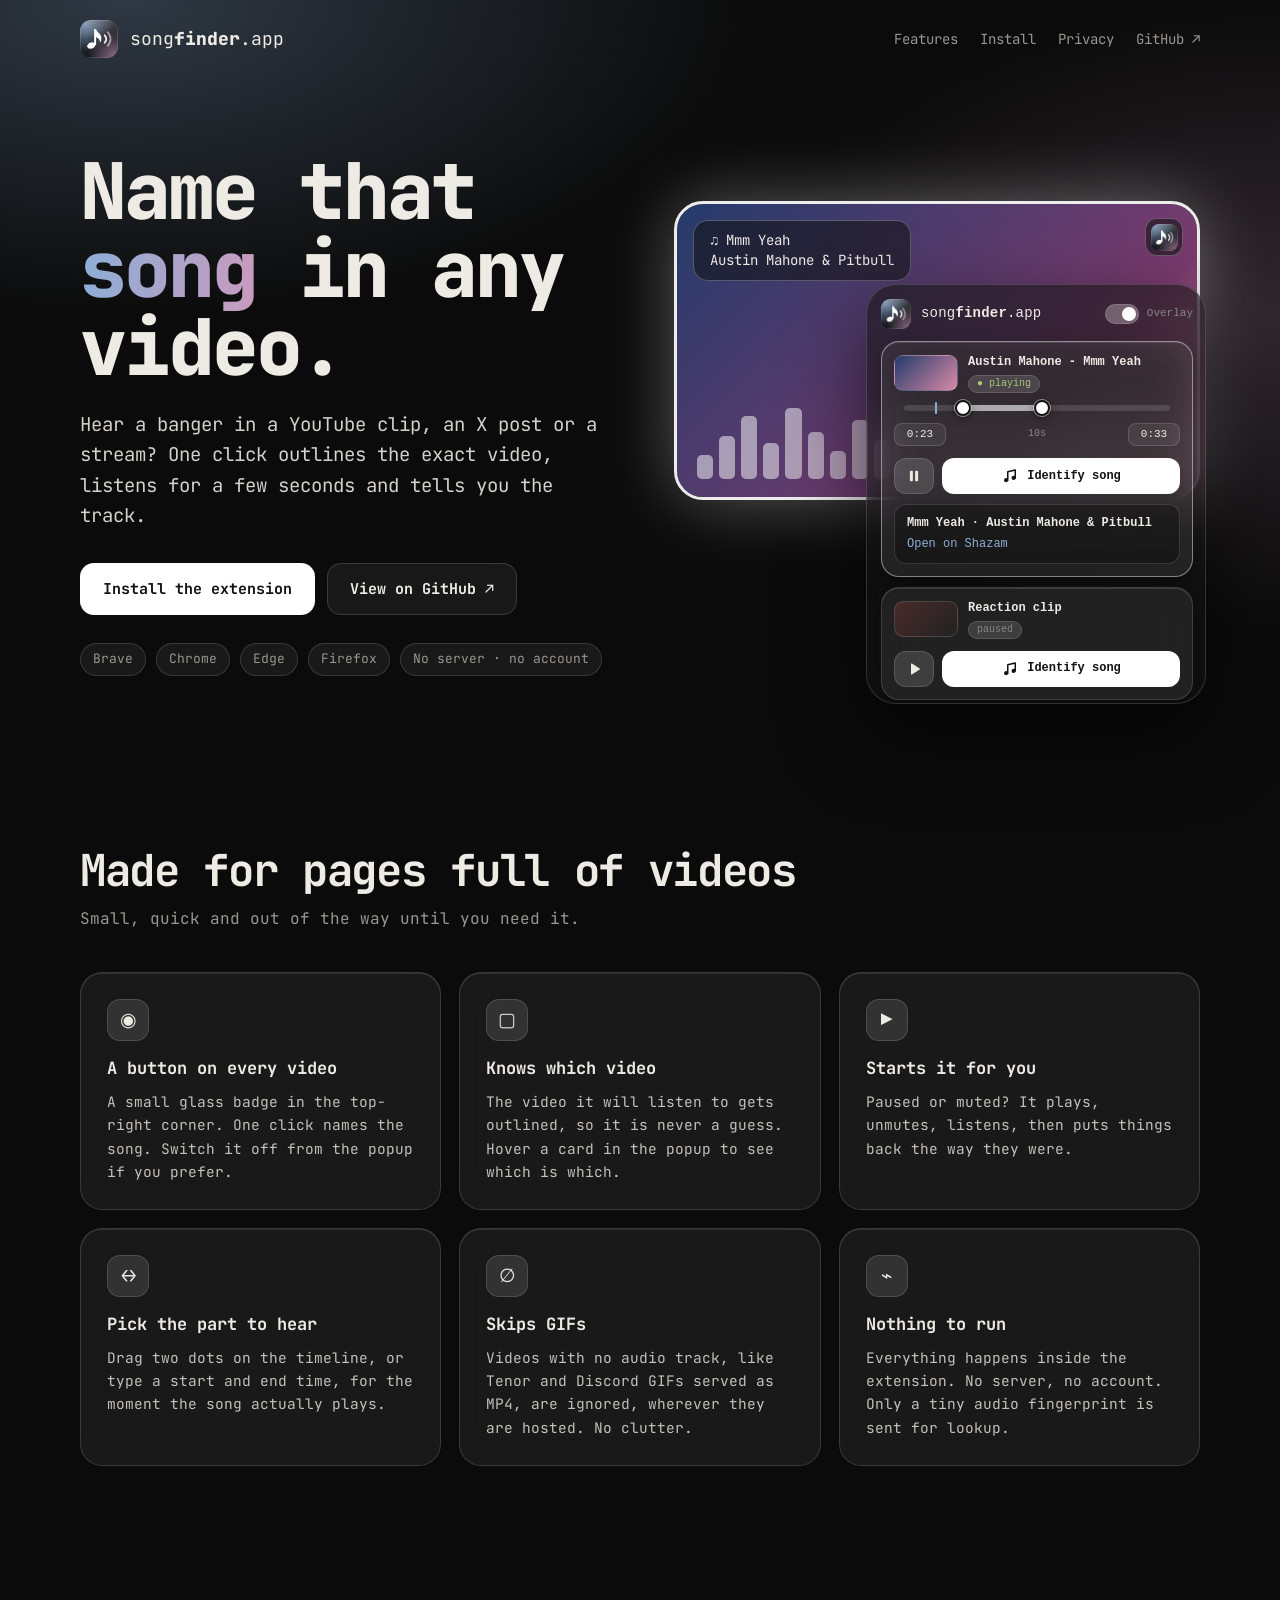
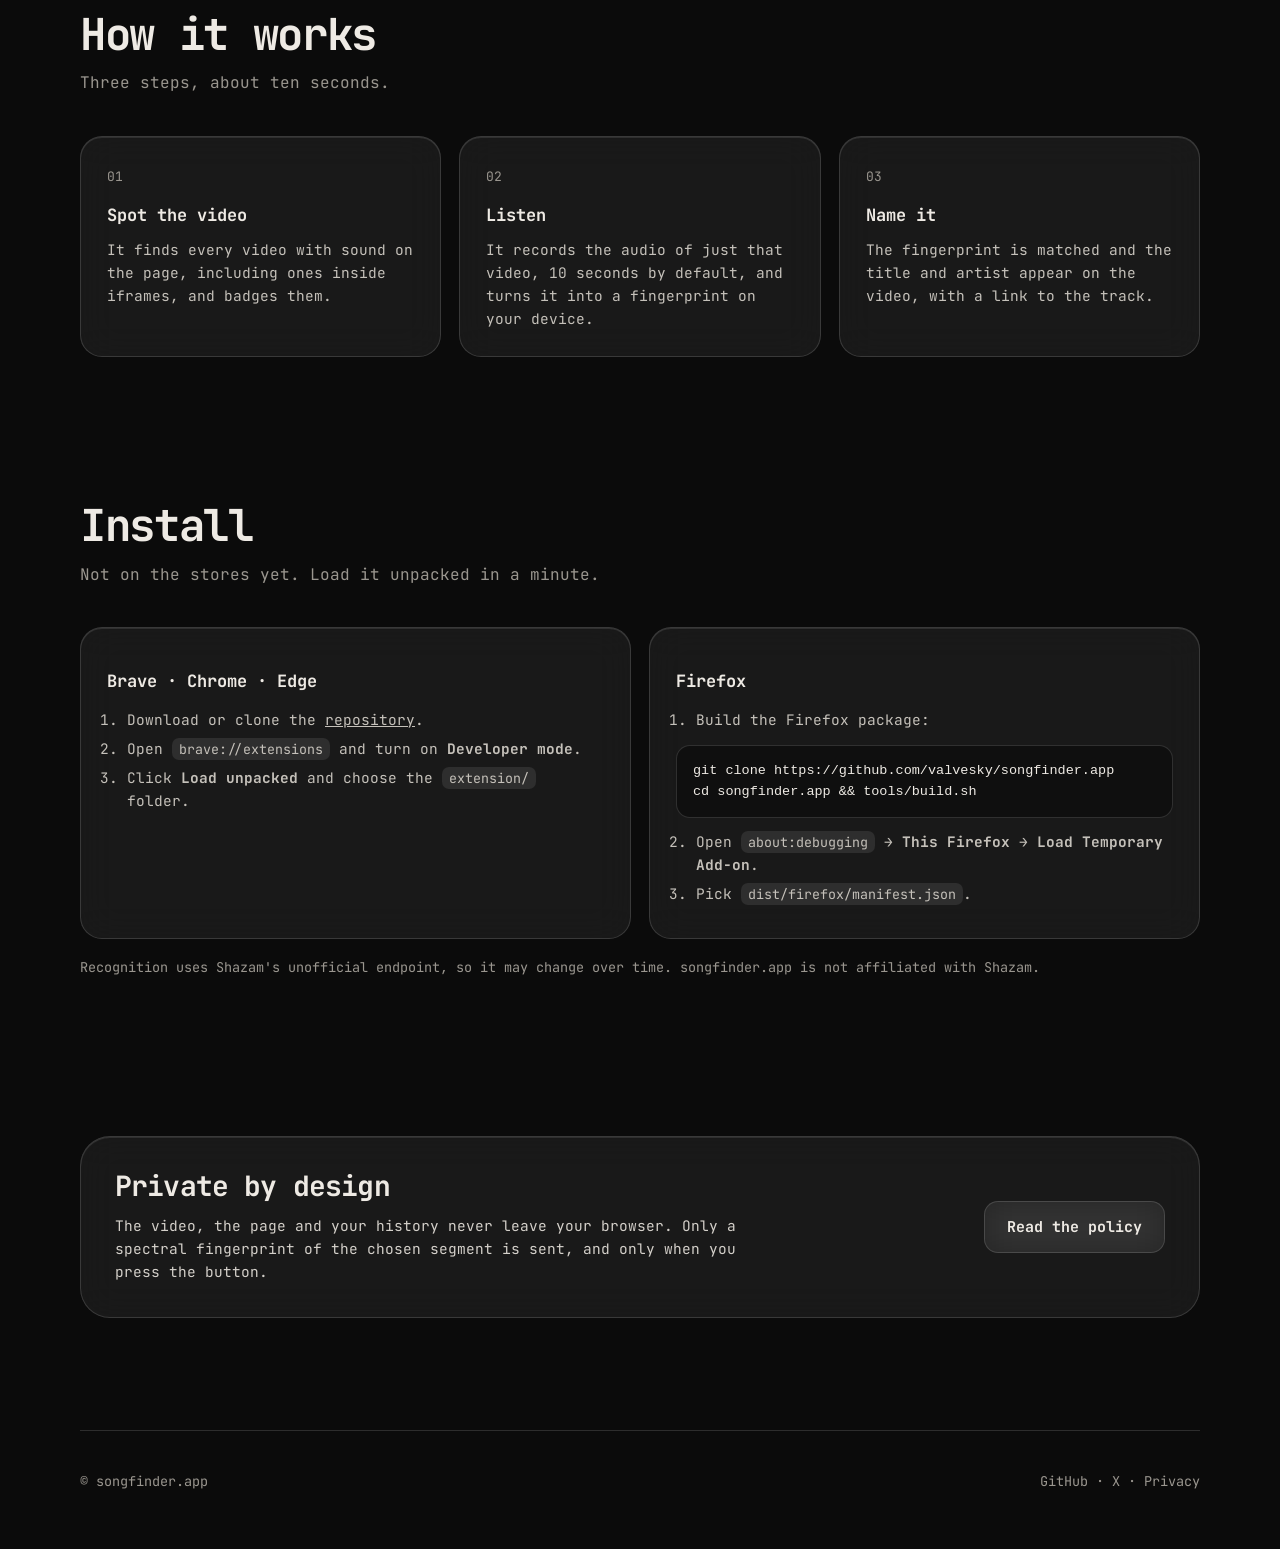
<file: docs/index.html>
<!doctype html>
<html lang="en">
<head>
<meta charset="utf-8">
<meta name="viewport" content="width=device-width,initial-scale=1">
<title>songfinder.app: name the song in any video</title>
<meta name="description" content="A browser extension for Brave, Chrome, Edge and Firefox that outlines the video you're watching, listens for a few seconds and names the song. No server, no account.">
<link rel="icon" href="assets/icon.png">
<meta property="og:type" content="website">
<meta property="og:title" content="songfinder.app: name the song in any video">
<meta property="og:description" content="One click on any video. Outlines the right one, listens, names the track.">
<meta property="og:image" content="https://valvesky.github.io/songfinder.app/assets/social.png">
<meta name="twitter:card" content="summary_large_image">
<link rel="preconnect" href="https://fonts.googleapis.com"><link rel="preconnect" href="https://fonts.gstatic.com" crossorigin>
<link href="https://fonts.googleapis.com/css2?family=JetBrains+Mono:wght@400;500;700;800&display=swap" rel="stylesheet">
<link rel="stylesheet" href="site.css">
</head>
<body>
<div class="wrap">
  <nav>
    <a class="brand" href="./"><img src="assets/icon.png" alt=""><span>song<b>finder</b>.app</span></a>
    <div class="links"><a href="#features">Features</a><a href="#install">Install</a><a href="privacy.html">Privacy</a>
      <a class="keep" href="https://github.com/valvesky/songfinder.app">GitHub ↗</a></div>
  </nav>

  <header class="hero">
    <div>
      <h1>Name that <em>song</em> in any video.</h1>
      <p class="lead">Hear a banger in a YouTube clip, an X post or a stream? One click outlines the exact video, listens for a few seconds and tells you the track.</p>
      <div class="cta">
        <a class="btn primary" href="#install">Install the extension</a>
        <a class="btn" href="https://github.com/valvesky/songfinder.app">View on GitHub ↗</a>
      </div>
      <div class="chips"><span>Brave</span><span>Chrome</span><span>Edge</span><span>Firefox</span><span>No server · no account</span></div>
    </div>
    <div class="scene" aria-hidden="true">
      <div class="vid">
        <div class="tag">♫ Mmm Yeah
Austin Mahone &amp; Pitbull</div>
        <div class="badge"><img src="assets/icon.png" alt=""></div>
        <div class="bars"><i style="height:30%;animation-delay:-0.00s"></i><i style="height:55%;animation-delay:-0.13s"></i><i style="height:80%;animation-delay:-0.26s"></i><i style="height:45%;animation-delay:-0.39s"></i><i style="height:90%;animation-delay:-0.52s"></i><i style="height:60%;animation-delay:-0.65s"></i><i style="height:35%;animation-delay:-0.78s"></i><i style="height:75%;animation-delay:-0.91s"></i><i style="height:50%;animation-delay:-1.04s"></i><i style="height:95%;animation-delay:-1.17s"></i><i style="height:40%;animation-delay:-1.30s"></i><i style="height:70%;animation-delay:-1.43s"></i><i style="height:85%;animation-delay:-1.56s"></i><i style="height:30%;animation-delay:-1.69s"></i><i style="height:60%;animation-delay:-1.82s"></i><i style="height:80%;animation-delay:-1.95s"></i><i style="height:45%;animation-delay:-2.08s"></i><i style="height:65%;animation-delay:-2.21s"></i><i style="height:90%;animation-delay:-2.34s"></i><i style="height:50%;animation-delay:-2.47s"></i><i style="height:35%;animation-delay:-2.60s"></i><i style="height:70%;animation-delay:-2.73s"></i></div>
      </div>
      <div class="popup"><iframe src="assets/demo.html" title="songfinder.app popup" tabindex="-1"></iframe></div>
    </div>
  </header>

  <section id="features">
    <h2>Made for pages full of videos</h2>
    <p class="sub">Small, quick and out of the way until you need it.</p>
    <div class="grid">
      <div class="card"><div class="ico">◉</div><h3>A button on every video</h3><p>A small glass badge in the top-right corner. One click names the song. Switch it off from the popup if you prefer.</p></div>
      <div class="card"><div class="ico">▢</div><h3>Knows which video</h3><p>The video it will listen to gets outlined, so it is never a guess. Hover a card in the popup to see which is which.</p></div>
      <div class="card"><div class="ico">▶</div><h3>Starts it for you</h3><p>Paused or muted? It plays, unmutes, listens, then puts things back the way they were.</p></div>
      <div class="card"><div class="ico">↔</div><h3>Pick the part to hear</h3><p>Drag two dots on the timeline, or type a start and end time, for the moment the song actually plays.</p></div>
      <div class="card"><div class="ico">∅</div><h3>Skips GIFs</h3><p>Videos with no audio track, like Tenor and Discord GIFs served as MP4, are ignored, wherever they are hosted. No clutter.</p></div>
      <div class="card"><div class="ico">⌁</div><h3>Nothing to run</h3><p>Everything happens inside the extension. No server, no account. Only a tiny audio fingerprint is sent for lookup.</p></div>
    </div>
  </section>

  <section class="steps">
    <h2>How it works</h2>
    <p class="sub">Three steps, about ten seconds.</p>
    <div class="grid">
      <div class="card"><span class="num">01</span><h3>Spot the video</h3><p>It finds every video with sound on the page, including ones inside iframes, and badges them.</p></div>
      <div class="card"><span class="num">02</span><h3>Listen</h3><p>It records the audio of just that video, 10 seconds by default, and turns it into a fingerprint on your device.</p></div>
      <div class="card"><span class="num">03</span><h3>Name it</h3><p>The fingerprint is matched and the title and artist appear on the video, with a link to the track.</p></div>
    </div>
  </section>

  <section id="install">
    <h2>Install</h2>
    <p class="sub">Not on the stores yet. Load it unpacked in a minute.</p>
    <div class="install">
      <div class="card"><h3>Brave · Chrome · Edge</h3>
        <ol><li>Download or clone the <a href="https://github.com/valvesky/songfinder.app">repository</a>.</li>
        <li>Open <code>brave://extensions</code> and turn on <b>Developer mode</b>.</li>
        <li>Click <b>Load unpacked</b> and choose the <code>extension/</code> folder.</li></ol></div>
      <div class="card"><h3>Firefox</h3>
        <ol><li>Build the Firefox package:</li></ol>
        <pre>git clone https://github.com/valvesky/songfinder.app
cd songfinder.app &amp;&amp; tools/build.sh</pre>
        <ol start="2"><li>Open <code>about:debugging</code> → <b>This Firefox</b> → <b>Load Temporary Add-on</b>.</li>
        <li>Pick <code>dist/firefox/manifest.json</code>.</li></ol></div>
    </div>
    <p class="note">Recognition uses Shazam's unofficial endpoint, so it may change over time. songfinder.app is not affiliated with Shazam.</p>
  </section>

  <section>
    <div class="card privacy">
      <div><h2 style="font-size:28px">Private by design</h2>
      <p>The video, the page and your history never leave your browser. Only a spectral fingerprint of the chosen segment is sent, and only when you press the button.</p></div>
      <a class="btn" href="privacy.html">Read the policy</a>
    </div>
  </section>

  <footer>
    <span>© songfinder.app</span>
    <span><a href="https://github.com/valvesky/songfinder.app">GitHub</a> · <a href="https://x.com/ValvesXYZ">X</a> · <a href="privacy.html">Privacy</a></span>
  </footer>
</div>
</body>
</html>
</file>
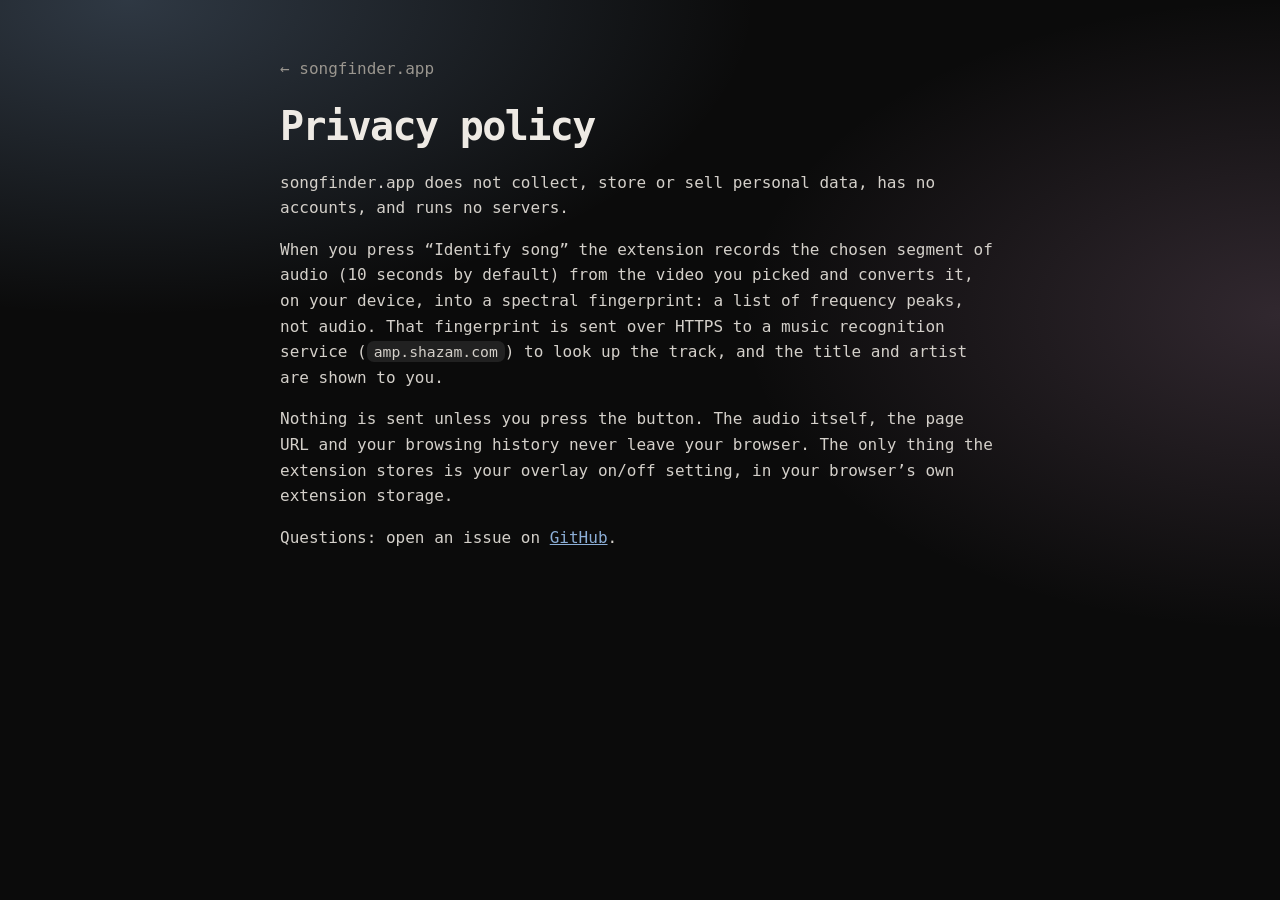
<file: docs/privacy.html>
<!doctype html>
<html lang="en"><head><meta charset="utf-8"><meta name="viewport" content="width=device-width,initial-scale=1">
<title>Privacy · songfinder.app</title>
<link rel="icon" href="assets/icon.png">
<link rel="stylesheet" href="site.css">
</head><body class="doc">
<main class="prose">
  <a class="back" href="./">← songfinder.app</a>
  <h1>Privacy policy</h1>
  <p>songfinder.app does not collect, store or sell personal data, has no accounts, and runs no servers.</p>
  <p>When you press “Identify song” the extension records the chosen segment of audio (10 seconds by default) from the video you picked and converts it, on your device, into a spectral fingerprint: a list of frequency peaks, not audio. That fingerprint is sent over HTTPS to a music recognition service (<code>amp.shazam.com</code>) to look up the track, and the title and artist are shown to you.</p>
  <p>Nothing is sent unless you press the button. The audio itself, the page URL and your browsing history never leave your browser. The only thing the extension stores is your overlay on/off setting, in your browser’s own extension storage.</p>
  <p>Questions: open an issue on <a href="https://github.com/valvesky/songfinder.app/issues">GitHub</a>.</p>
</main></body></html>
</file>
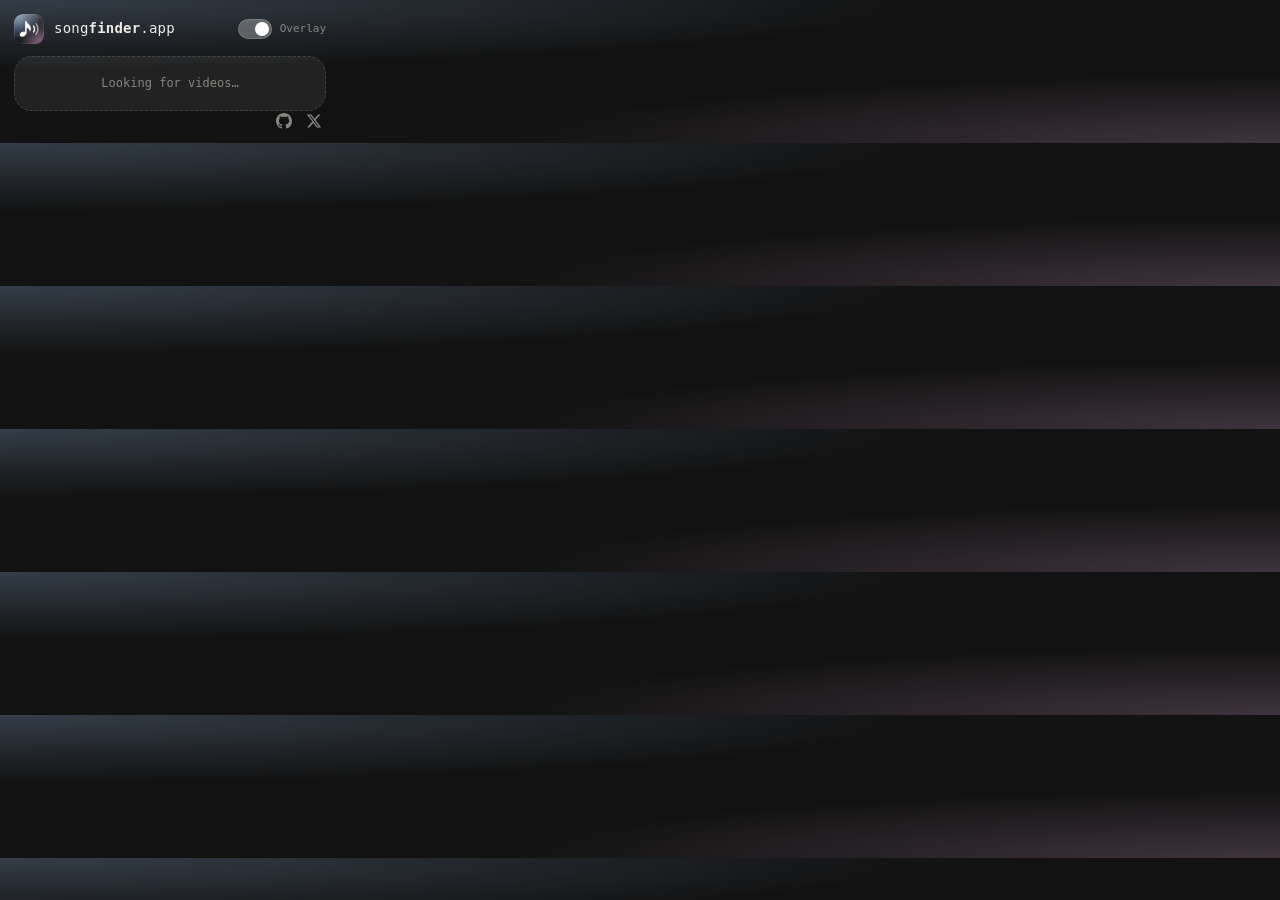
<file: extension/popup.html>
<!doctype html>
<meta charset="utf-8">
<link rel="stylesheet" href="popup.css">
<main>
  <header>
    <img class="logo" src="icons/icon48.png" alt="">
    <h1>song<b>finder</b>.app</h1>
    <label class="switch" title="Show a find-song button on every video">
      <input type="checkbox" id="overlay" checked><span class="track"><i></i></span><span class="lbl">Overlay</span>
    </label>
  </header>
  <div id="list"><div class="empty">Looking for videos…</div></div>
  <footer>
    <a href="https://github.com/valvesky/songfinder.app" target="_blank" rel="noopener" title="songfinder.app on GitHub" aria-label="GitHub">
      <svg viewBox="0 0 16 16"><path d="M8 0C3.58 0 0 3.58 0 8c0 3.54 2.29 6.53 5.47 7.59.4.07.55-.17.55-.38 0-.19-.01-.82-.01-1.49-2.01.37-2.53-.49-2.69-.94-.09-.23-.48-.94-.82-1.13-.28-.15-.68-.52-.01-.53.63-.01 1.08.58 1.23.82.72 1.21 1.87.87 2.33.66.07-.52.28-.87.51-1.07-1.78-.2-3.64-.89-3.64-3.95 0-.87.31-1.59.82-2.15-.08-.2-.36-1.02.08-2.12 0 0 .67-.21 2.2.82.64-.18 1.32-.27 2-.27.68 0 1.36.09 2 .27 1.53-1.04 2.2-.82 2.2-.82.44 1.1.16 1.92.08 2.12.51.56.82 1.27.82 2.15 0 3.07-1.87 3.75-3.65 3.95.29.25.54.73.54 1.48 0 1.07-.01 1.93-.01 2.2 0 .21.15.46.55.38A8.013 8.013 0 0016 8c0-4.42-3.58-8-8-8z"/></svg>
    </a>
    <a href="https://x.com/ValvesXYZ" target="_blank" rel="noopener" title="@ValvesXYZ on X" aria-label="X">
      <svg viewBox="0 0 24 24"><path d="M18.244 2.25h3.308l-7.227 8.26 8.502 11.24H16.17l-5.214-6.817L4.99 21.75H1.68l7.73-8.835L1.254 2.25H8.08l4.713 6.231zm-1.161 17.52h1.833L7.084 4.126H5.117z"/></svg>
    </a>
  </footer>
</main>
<script src="popup.js"></script>
</file>
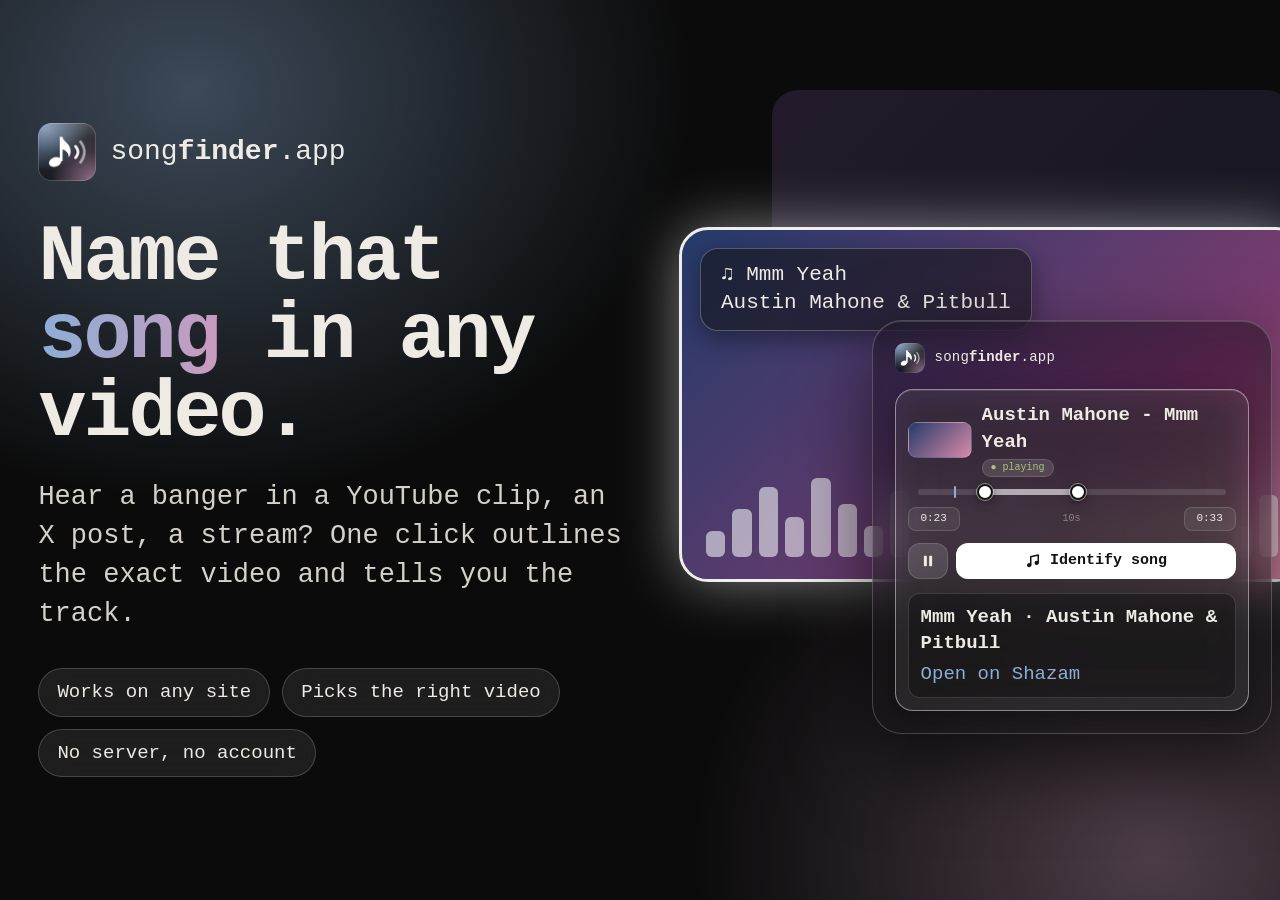
<file: store/promo.html>
<!doctype html><meta charset="utf-8">
<link rel="stylesheet" href="../extension/popup.css">
<style>
  html,body{margin:0;width:100%;height:100%}
  body{width:auto;display:grid;place-items:center;overflow:hidden;
    background:
      radial-gradient(60% 70% at 15% 10%, rgba(140,174,214,.38), transparent 65%),
      radial-gradient(55% 70% at 90% 95%, rgba(201,155,191,.34), transparent 65%), #0b0b0b}
  .stage{width:min(1480px,94vw);display:grid;grid-template-columns:1.05fr 1fr;gap:56px;align-items:center}
  h2{font-size:80px;line-height:.98;margin:0 0 24px;font-weight:800;letter-spacing:-3px}
  h2 span{background:linear-gradient(90deg,#8caed6,#c99bbf);-webkit-background-clip:text;color:transparent}
  p{font-size:27px;line-height:1.45;color:#d4d0ca;margin:0 0 34px;max-width:640px}
  .chips{display:flex;gap:12px;flex-wrap:wrap}
  .chip{padding:10px 18px;border-radius:999px;background:rgba(255,255,255,.08);border:1px solid rgba(255,255,255,.18);
    backdrop-filter:blur(18px);font-size:19px}
  .brand{display:flex;align-items:center;gap:14px;margin-bottom:38px;font-size:28px}
  .brand img{width:58px;height:58px}
  .brand b{font-weight:800}
  .scene{position:relative;height:700px}
  .vid{position:absolute;border-radius:26px;overflow:hidden}
  .v1{left:90px;top:-10px;width:520px;height:292px;opacity:.5;background:linear-gradient(135deg,#3b2a4a,#1c1f33)}
  .v2{left:0;top:130px;width:620px;height:349px;background:linear-gradient(135deg,#243b6b,#7a3b6e 70%,#d98aa8);
    outline:3px solid rgba(255,255,255,.92);outline-offset:0;box-shadow:0 0 0 3px rgba(0,0,0,.55),0 0 60px rgba(255,255,255,.5)}
  .tag{position:absolute;left:18px;top:18px;padding:12px 20px;border-radius:18px;font-size:21px;line-height:1.35;white-space:pre;
    background:rgba(18,18,18,.55);border:1px solid rgba(255,255,255,.25);backdrop-filter:blur(16px);box-shadow:0 8px 24px rgba(0,0,0,.4)}
  .bars{position:absolute;left:0;right:0;bottom:0;height:110px;display:flex;align-items:flex-end;gap:7px;padding:0 24px 22px}
  .bars i{flex:1;border-radius:6px;background:rgba(255,255,255,.55)}
  .card{position:absolute;right:-30px;top:220px;width:400px;padding:22px;border-radius:30px;
    background:rgba(20,20,20,.55);border:1px solid rgba(255,255,255,.2);backdrop-filter:blur(26px) saturate(170%);
    box-shadow:0 30px 80px rgba(0,0,0,.6), inset 0 1px 0 rgba(255,255,255,.14)}
  .card .video{margin:0;font-size:17px}
  .card header{margin-bottom:16px}
  .card button{font-size:15px}
  .card .result{font-size:19px;margin-top:14px}
  .card .meta{font-size:15px}
  .card .title{font-size:19px}
</style>
<div class="stage">
  <div>
    <div class="brand"><img src="../docs/assets/icon.png"><span>song<b>finder</b>.app</span></div>
    <h2>Name that<br><span>song</span> in any video.</h2>
    <p>Hear a banger in a YouTube clip, an X post, a stream? One click outlines the exact video and tells you the track.</p>
    <div class="chips"><span class="chip">Works on any site</span><span class="chip">Picks the right video</span><span class="chip">No server, no account</span></div>
  </div>
  <div class="scene">
    <div class="vid v1"></div>
    <div class="vid v2"><div class="tag">♫ Mmm Yeah
Austin Mahone &amp; Pitbull</div>
      <div class="bars" id="bars"></div></div>
    <div class="card">
      <header><img class="logo" src="../extension/icons/icon48.png" alt=""><h1>song<b>finder</b>.app</h1></header>
      <div class="video best">
        <div class="top"><div class="thumb" style="background-image:linear-gradient(135deg,#243b6b,#d98aa8)"></div>
          <div class="info"><div class="title">Austin Mahone - Mmm Yeah</div><span class="pill live">● playing</span></div></div>
        <div class="range"><div class="bar"><div class="fill" style="left:22%;width:30%"></div><div class="now" style="left:12%"></div>
          <div class="handle" style="left:22%"></div><div class="handle" style="left:52%"></div></div>
          <div class="times"><span class="t">0:23</span><span class="len">10s</span><span class="t">0:33</span></div></div>
        <div class="buttons"><button class="ghost"><svg viewBox="0 0 24 24"><rect x="6.5" y="5" width="4" height="14" rx="1.2"/><rect x="13.5" y="5" width="4" height="14" rx="1.2"/></svg></button>
          <button class="main"><svg viewBox="0 0 24 24"><path d="M9 17.5V6.2l10-2.2v10.5"/><circle cx="6.8" cy="17.5" r="2.7"/><circle cx="16.8" cy="14.5" r="2.7"/></svg><span>Identify song</span></button></div>
        <div class="result">Mmm Yeah · Austin Mahone &amp; Pitbull<br><a>Open on Shazam</a></div></div>
  </div>
</div>
<script>
  const h=[.3,.55,.8,.45,.9,.6,.35,.75,.5,.95,.4,.7,.85,.3,.6,.8,.45,.65,.9,.5,.35,.7];
  bars.innerHTML=h.map(x=>`<i style="height:${x*100}%"></i>`).join("");
</script>
</file>
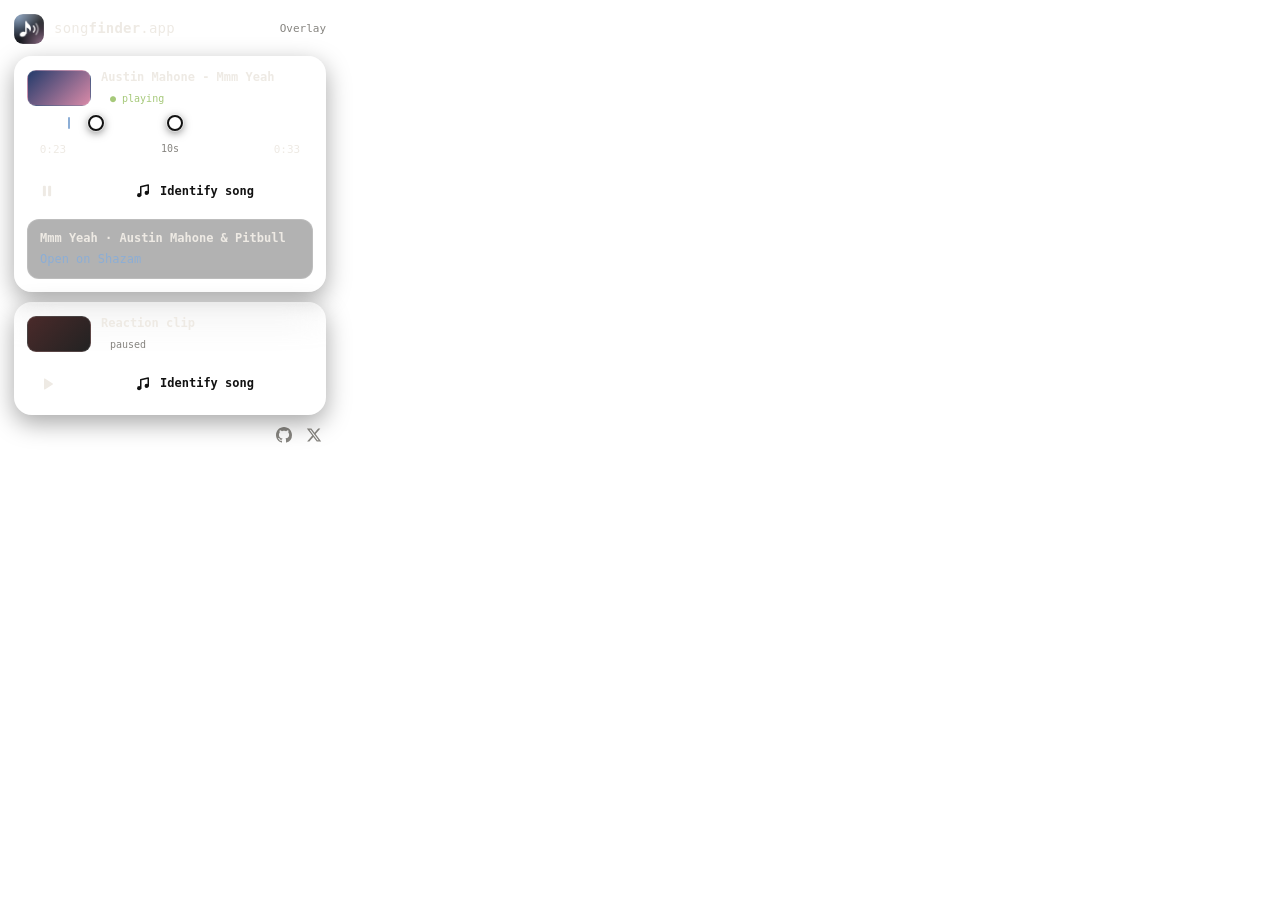
<file: docs/assets/demo.html>
<!doctype html>
<meta charset="utf-8">
<!-- Static copy of the popup, styled by the extension's own popup.css (synced by tools/build.sh). -->
<link rel="stylesheet" href="popup.css">
<style>body{width:340px;height:auto;background:transparent}</style>
<main>
  <header>
    <img class="logo" src="icon.png" alt="">
    <h1>song<b>finder</b>.app</h1>
    <label class="switch"><input type="checkbox" checked><span class="track"><i></i></span><span class="lbl">Overlay</span></label>
  </header>
  <div class="video best">
    <div class="top"><div class="thumb" style="background-image:linear-gradient(135deg,#243b6b,#d98aa8)"></div>
      <div class="info"><div class="title">Austin Mahone - Mmm Yeah</div><span class="pill live">● playing</span></div></div>
    <div class="range"><div class="bar"><div class="fill" style="left:22%;width:30%"></div><div class="now" style="left:12%"></div>
      <div class="handle" style="left:22%"></div><div class="handle" style="left:52%"></div></div>
      <div class="times"><span class="t">0:23</span><span class="len">10s</span><span class="t">0:33</span></div></div>
    <div class="buttons"><button class="ghost"><svg viewBox="0 0 24 24"><rect x="6.5" y="5" width="4" height="14" rx="1.2"/><rect x="13.5" y="5" width="4" height="14" rx="1.2"/></svg></button>
      <button class="main"><svg viewBox="0 0 24 24"><path d="M9 17.5V6.2l10-2.2v10.5"/><circle cx="6.8" cy="17.5" r="2.7"/><circle cx="16.8" cy="14.5" r="2.7"/></svg><span>Identify song</span></button></div>
    <div class="result">Mmm Yeah · Austin Mahone &amp; Pitbull<br><a>Open on Shazam</a></div>
  </div>
  <div class="video">
    <div class="top"><div class="thumb" style="background-image:linear-gradient(135deg,#4a2a2a,#222)"></div>
      <div class="info"><div class="title">Reaction clip</div><span class="pill">paused</span></div></div>
    <div class="buttons"><button class="ghost"><svg viewBox="0 0 24 24"><path d="M8 5.5v13a.8.8 0 0 0 1.2.7l10.4-6.5a.8.8 0 0 0 0-1.4L9.2 4.8A.8.8 0 0 0 8 5.5z"/></svg></button>
      <button class="main"><svg viewBox="0 0 24 24"><path d="M9 17.5V6.2l10-2.2v10.5"/><circle cx="6.8" cy="17.5" r="2.7"/><circle cx="16.8" cy="14.5" r="2.7"/></svg><span>Identify song</span></button></div>
  </div>
  <footer>
    <a href="https://github.com/valvesky/songfinder.app" target="_blank" rel="noopener" title="songfinder.app on GitHub" aria-label="GitHub">
      <svg viewBox="0 0 16 16"><path d="M8 0C3.58 0 0 3.58 0 8c0 3.54 2.29 6.53 5.47 7.59.4.07.55-.17.55-.38 0-.19-.01-.82-.01-1.49-2.01.37-2.53-.49-2.69-.94-.09-.23-.48-.94-.82-1.13-.28-.15-.68-.52-.01-.53.63-.01 1.08.58 1.23.82.72 1.21 1.87.87 2.33.66.07-.52.28-.87.51-1.07-1.78-.2-3.64-.89-3.64-3.95 0-.87.31-1.59.82-2.15-.08-.2-.36-1.02.08-2.12 0 0 .67-.21 2.2.82.64-.18 1.32-.27 2-.27.68 0 1.36.09 2 .27 1.53-1.04 2.2-.82 2.2-.82.44 1.1.16 1.92.08 2.12.51.56.82 1.27.82 2.15 0 3.07-1.87 3.75-3.65 3.95.29.25.54.73.54 1.48 0 1.07-.01 1.93-.01 2.2 0 .21.15.46.55.38A8.013 8.013 0 0016 8c0-4.42-3.58-8-8-8z"/></svg>
    </a>
    <a href="https://x.com/ValvesXYZ" target="_blank" rel="noopener" title="@ValvesXYZ on X" aria-label="X">
      <svg viewBox="0 0 24 24"><path d="M18.244 2.25h3.308l-7.227 8.26 8.502 11.24H16.17l-5.214-6.817L4.99 21.75H1.68l7.73-8.835L1.254 2.25H8.08l4.713 6.231zm-1.161 17.52h1.833L7.084 4.126H5.117z"/></svg>
    </a>
  </footer>
</main>
</file>
<file: docs/site.css>
/* songfinder.app website. Palette from the Godgun theme (charcoal glass, white signal). */
:root{--bg:#0b0b0b;--fg:#eeeae4;--muted:#9a968f;--glass:rgba(255,255,255,.06);--glass-hi:rgba(255,255,255,.11);
  --edge:rgba(255,255,255,.14);--blue:#8caed6;--pink:#c99bbf;--radius:22px;
  --mono:"JetBrains Mono","JetBrainsMono Nerd Font",ui-monospace,SFMono-Regular,Menlo,monospace}
*{box-sizing:border-box}
html,body{overflow-x:clip}
html{scroll-behavior:smooth}
body{margin:0;color:var(--fg);font:16px/1.6 var(--mono);background:
  radial-gradient(70% 50% at 10% 0%,rgba(140,174,214,.28),transparent 70%),
  radial-gradient(60% 50% at 100% 35%,rgba(201,155,191,.2),transparent 70%),var(--bg);background-attachment:fixed}
a{color:inherit}
.wrap{width:min(1120px,100% - 32px);margin:0 auto}

nav{display:flex;align-items:center;justify-content:space-between;padding:20px 0}
.brand{display:flex;align-items:center;gap:12px;text-decoration:none;font-size:18px}
.brand img{width:38px;height:38px;border-radius:11px}
.brand b{font-weight:800}
.links{display:flex;gap:22px;font-size:14px;color:var(--muted)}
.links a{text-decoration:none}.links a:hover{color:var(--fg)}

.hero{display:grid;grid-template-columns:1.05fr 1fr;gap:48px;align-items:center;padding:56px 0 80px}
h1{font-size:clamp(40px,6.2vw,78px);line-height:1;letter-spacing:-.04em;margin:0 0 24px;font-weight:800}
h1 em{font-style:normal;background:linear-gradient(90deg,var(--blue),var(--pink));-webkit-background-clip:text;background-clip:text;color:transparent}
.lead{font-size:19px;color:#d4d0ca;max-width:560px;margin:0 0 32px}
.cta{display:flex;gap:12px;flex-wrap:wrap}
.btn{display:inline-flex;align-items:center;gap:10px;padding:13px 22px;border-radius:14px;text-decoration:none;font-weight:700;font-size:15px;
  border:1px solid var(--edge);background:var(--glass);backdrop-filter:blur(16px);transition:transform .15s,background .15s}
.btn:hover{transform:translateY(-2px);background:var(--glass-hi)}
.btn.primary{background:#fff;color:#121212}
.btn.primary:hover{background:#fff;opacity:.92}
.chips{display:flex;gap:10px;flex-wrap:wrap;margin-top:28px;color:var(--muted);font-size:13px}
.chips span{padding:5px 12px;border-radius:999px;border:1px solid var(--edge);background:var(--glass)}

/* hero scene */
.scene{position:relative;height:560px}
.vid{position:absolute;left:0;top:70px;width:min(100%,520px);aspect-ratio:16/9;border-radius:26px;
  background:linear-gradient(135deg,#243b6b,#7a3b6e 70%,#d98aa8);
  outline:3px solid rgba(255,255,255,.92);box-shadow:0 0 0 3px rgba(0,0,0,.55),0 0 70px rgba(255,255,255,.35)}
.vid .tag{position:absolute;left:16px;top:16px;padding:10px 16px;border-radius:15px;font-size:14px;line-height:1.4;white-space:pre;
  background:rgba(18,18,18,.55);border:1px solid rgba(255,255,255,.25);backdrop-filter:blur(16px)}
.vid .badge{position:absolute;right:14px;top:14px;width:38px;height:38px;border-radius:12px;display:grid;place-items:center;
  background:rgba(18,18,18,.55);border:1px solid rgba(255,255,255,.25);backdrop-filter:blur(16px)}
.vid .badge img{width:27px;height:27px;border-radius:8px}
.bars{position:absolute;left:0;right:0;bottom:0;height:96px;display:flex;align-items:flex-end;gap:6px;padding:0 20px 18px}
.bars i{flex:1;border-radius:5px;background:rgba(255,255,255,.5);animation:bar 1.4s ease-in-out infinite alternate}
@keyframes bar{from{transform:scaleY(.45)}to{transform:scaleY(1)}}
.bars i{transform-origin:bottom}
.popup{position:absolute;right:-6px;top:150px;width:340px;height:420px;border-radius:30px;overflow:hidden;border:1px solid var(--edge);
  background:rgba(20,20,20,.6);backdrop-filter:blur(24px);box-shadow:0 30px 80px rgba(0,0,0,.6)}
.popup iframe{width:340px;height:100%;border:0;display:block}

section{padding:72px 0}
h2{font-size:clamp(28px,4vw,44px);letter-spacing:-.03em;margin:0 0 12px;line-height:1.1}
.sub{color:var(--muted);margin:0 0 40px;max-width:640px}
.grid{display:grid;grid-template-columns:repeat(3,1fr);gap:18px}
.card{padding:26px;border-radius:var(--radius);background:var(--glass);border:1px solid var(--edge);backdrop-filter:blur(18px);
  box-shadow:inset 0 1px 0 rgba(255,255,255,.1)}
.card h3{margin:14px 0 8px;font-size:17px}
.card p{margin:0;color:#c5c1ba;font-size:14.5px}
.ico{width:42px;height:42px;border-radius:13px;display:grid;place-items:center;background:var(--glass-hi);border:1px solid var(--edge);font-size:19px}
.steps .num{font-size:13px;color:var(--muted)}

.grid>*,.install>*{min-width:0}
.install{display:grid;grid-template-columns:1fr 1fr;gap:18px}
ol{margin:12px 0 0;padding-left:20px;color:#c5c1ba;font-size:14.5px}
ol li{margin:6px 0}
code{font:inherit;font-size:.92em;padding:2px 7px;border-radius:7px;background:rgba(255,255,255,.09)}
pre{margin:14px 0 0;padding:14px 16px;border-radius:14px;background:rgba(0,0,0,.4);border:1px solid var(--edge);overflow:auto;font-size:13.5px}
.note{margin-top:18px;color:var(--muted);font-size:13.5px}

.privacy{padding:34px;border-radius:30px;display:flex;gap:28px;align-items:center;justify-content:space-between;flex-wrap:wrap}
.privacy p{margin:0;max-width:640px;color:#d4d0ca}

footer{padding:40px 0 56px;color:var(--muted);font-size:13.5px;display:flex;gap:16px;justify-content:space-between;flex-wrap:wrap;border-top:1px solid var(--edge);margin-top:40px}
footer a{text-decoration:none}footer a:hover{color:var(--fg)}

/* long-form pages */
body.doc .prose{width:min(720px,100% - 32px);margin:56px auto}
.prose h1{font-size:40px}
.prose p{color:#d4d0ca}
.prose a{color:var(--blue)}
.back{display:inline-block;margin-bottom:24px;text-decoration:none;color:var(--muted)!important}

@media(max-width:900px){
  .hero{grid-template-columns:1fr;padding-top:24px}
  .grid,.install{grid-template-columns:1fr}
  .scene{height:600px}
  .popup{right:auto;left:50%;transform:translateX(-50%);max-width:100%}
  .links a:not(.keep){display:none}
}
@media(prefers-reduced-motion:reduce){.bars i{animation:none}html{scroll-behavior:auto}}
</file>
<file: extension/popup.css>
/* Glass look, palette from the Godgun theme (charcoal glass, white signal). */
:root {
  --bg: #121212;
  --fg: #eeeae4;
  --muted: #878580;
  --accent: #ffffff;
  --err: #ff615a;
  --glass: rgba(255, 255, 255, 0.07);
  --glass-hi: rgba(255, 255, 255, 0.13);
  --edge: rgba(255, 255, 255, 0.14);
  --radius: 18px;
}
* { box-sizing: border-box; }
html { background: transparent; }
body {
  width: 340px; margin: 0; padding: 0;
  color: var(--fg);
  font: 12px/1.4 "JetBrainsMono Nerd Font", "JetBrains Mono", ui-monospace, monospace;
  background:
    radial-gradient(120% 80% at 0% 0%, rgba(140, 174, 214, 0.28), transparent 60%),
    radial-gradient(100% 80% at 100% 100%, rgba(201, 155, 191, 0.25), transparent 60%),
    var(--bg);
}
main { padding: 14px; }
header { display: flex; align-items: center; gap: 10px; margin-bottom: 12px; }
.logo { width: 30px; height: 30px; border-radius: 9px; display: block; }
h1 { flex: 1; margin: 0; font-size: 14px; font-weight: 500; letter-spacing: .2px; }
h1 b { font-weight: 800; }

.video {
  padding: 12px; margin-bottom: 10px; border-radius: var(--radius);
  background: var(--glass);
  border: 1px solid var(--edge);
  box-shadow: inset 0 1px 0 rgba(255, 255, 255, .12), 0 8px 24px rgba(0, 0, 0, .35);
  backdrop-filter: blur(18px) saturate(160%);
  -webkit-backdrop-filter: blur(18px) saturate(160%);
  transition: background .15s, border-color .15s, transform .15s;
}
.video:hover { background: var(--glass-hi); transform: translateY(-1px); }
.video.best { border-color: rgba(255, 255, 255, .45); }
.top { display: flex; gap: 10px; align-items: center; margin-bottom: 12px; }
.thumb {
  flex: none; width: 64px; height: 36px; border-radius: 9px; background: var(--glass-hi) center / cover;
  border: 1px solid var(--edge);
}
.info { min-width: 0; display: flex; flex-direction: column; align-items: flex-start; gap: 4px; }
.title {
  font-weight: 700; display: -webkit-box; -webkit-line-clamp: 2; -webkit-box-orient: vertical;
  overflow: hidden; word-break: break-word;
}
.pill {
  padding: 1px 8px; border-radius: 999px; font-size: 10px;
  background: var(--glass-hi); border: 1px solid var(--edge); color: var(--muted);
}
.pill.live { color: #a6c97a; }

/* range selector */
.range { margin: 4px 4px 12px; }
.bar { position: relative; height: 6px; border-radius: 999px; background: rgba(255, 255, 255, .12); margin: 10px 6px 12px; touch-action: none; cursor: pointer; }
.fill { position: absolute; top: 0; bottom: 0; border-radius: 999px; background: rgba(255, 255, 255, .55); }
.now { position: absolute; top: -3px; width: 2px; height: 12px; margin-left: -1px; background: #8caed6; border-radius: 2px; }
.handle {
  position: absolute; top: 50%; width: 16px; height: 16px; margin: -8px 0 0 -8px; border-radius: 50%;
  background: #fff; border: 2px solid #121212; box-shadow: 0 0 0 1px rgba(255, 255, 255, .5), 0 2px 8px rgba(0, 0, 0, .5);
  cursor: grab; outline: none; transition: transform .1s;
}
.handle:hover, .handle:focus-visible, .handle.drag { transform: scale(1.2); }
.handle.drag { cursor: grabbing; }
.times { display: flex; align-items: center; justify-content: space-between; margin: 0 -4px; }
.t {
  width: 52px; padding: 3px 0; text-align: center; font: inherit; font-size: 11px; color: var(--fg);
  background: var(--glass); border: 1px solid var(--edge); border-radius: 8px; outline: none;
}
.t:focus { border-color: rgba(255, 255, 255, .6); background: var(--glass-hi); }
.len { font-size: 10px; color: var(--muted); }

.buttons { display: flex; gap: 8px; }
button {
  display: inline-flex; align-items: center; justify-content: center; gap: 8px; height: 36px; padding: 0 12px;
  border: 1px solid var(--edge); border-radius: 12px; color: #121212; background: var(--accent);
  font: inherit; font-weight: 700; cursor: pointer; transition: opacity .15s, transform .1s;
}
button.main { flex: 1; }
button.ghost { width: 40px; padding: 0; flex: none; background: var(--glass-hi); color: var(--fg); }
button svg { width: 18px; height: 18px; flex: none; display: block; }
button.main svg { fill: none; stroke: currentColor; stroke-width: 2; stroke-linecap: round; stroke-linejoin: round; }
button.main svg circle { fill: currentColor; stroke: none; }
button.ghost svg { fill: currentColor; }
button:hover { opacity: .9; }
button:active { transform: scale(.98); }
button:disabled { opacity: .45; cursor: default; }

.result { margin-top: 10px; padding: 0; font-weight: 700; word-break: break-word; }
.result:not(:empty) {
  padding: 10px 12px; border-radius: 12px; background: rgba(0, 0, 0, .3);
  border: 1px solid var(--edge);
}
.result a { display: inline-block; margin-top: 4px; font-weight: 400; color: #8caed6; }
.err { color: var(--err); font-weight: 400; }
.empty {
  padding: 18px; text-align: center; color: var(--muted); border-radius: var(--radius);
  background: var(--glass); border: 1px dashed var(--edge);
}

.switch { display: flex; align-items: center; gap: 8px; cursor: pointer; color: var(--muted); font-size: 11px; }
.switch input { display: none; }
.track { width: 34px; height: 20px; border-radius: 999px; background: var(--glass-hi); border: 1px solid var(--edge); position: relative; transition: background .15s; }
.track i { position: absolute; top: 2px; left: 2px; width: 14px; height: 14px; border-radius: 50%; background: var(--muted); transition: transform .15s, background .15s; }
.switch input:checked + .track { background: rgba(255, 255, 255, .28); }
.switch input:checked + .track i { transform: translateX(14px); background: #fff; }
.buttons { display: flex; gap: 8px; }

footer { display: flex; justify-content: flex-end; gap: 14px; padding: 2px 4px 0; }
footer a { display: block; line-height: 0; color: var(--muted); transition: color .15s, transform .15s; }
footer a:hover { color: var(--fg); transform: translateY(-1px); }
footer svg { width: 16px; height: 16px; fill: currentColor; display: block; }
</file>
<file: docs/assets/popup.css>
/* Glass look, palette from the Godgun theme (charcoal glass, white signal). */
:root {
  --bg: #121212;
  --fg: #eeeae4;
  --muted: #878580;
  --accent: #ffffff;
  --err: #ff615a;
  --glass: rgba(255, 255, 255, 0.07);
  --glass-hi: rgba(255, 255, 255, 0.13);
  --edge: rgba(255, 255, 255, 0.14);
  --radius: 18px;
}
* { box-sizing: border-box; }
html { background: transparent; }
body {
  width: 340px; margin: 0; padding: 0;
  color: var(--fg);
  font: 12px/1.4 "JetBrainsMono Nerd Font", "JetBrains Mono", ui-monospace, monospace;
  background:
    radial-gradient(120% 80% at 0% 0%, rgba(140, 174, 214, 0.28), transparent 60%),
    radial-gradient(100% 80% at 100% 100%, rgba(201, 155, 191, 0.25), transparent 60%),
    var(--bg);
}
main { padding: 14px; }
header { display: flex; align-items: center; gap: 10px; margin-bottom: 12px; }
.logo { width: 30px; height: 30px; border-radius: 9px; display: block; }
h1 { flex: 1; margin: 0; font-size: 14px; font-weight: 500; letter-spacing: .2px; }
h1 b { font-weight: 800; }

.video {
  padding: 12px; margin-bottom: 10px; border-radius: var(--radius);
  background: var(--glass);
  border: 1px solid var(--edge);
  box-shadow: inset 0 1px 0 rgba(255, 255, 255, .12), 0 8px 24px rgba(0, 0, 0, .35);
  backdrop-filter: blur(18px) saturate(160%);
  -webkit-backdrop-filter: blur(18px) saturate(160%);
  transition: background .15s, border-color .15s, transform .15s;
}
.video:hover { background: var(--glass-hi); transform: translateY(-1px); }
.video.best { border-color: rgba(255, 255, 255, .45); }
.top { display: flex; gap: 10px; align-items: center; margin-bottom: 12px; }
.thumb {
  flex: none; width: 64px; height: 36px; border-radius: 9px; background: var(--glass-hi) center / cover;
  border: 1px solid var(--edge);
}
.info { min-width: 0; display: flex; flex-direction: column; align-items: flex-start; gap: 4px; }
.title {
  font-weight: 700; display: -webkit-box; -webkit-line-clamp: 2; -webkit-box-orient: vertical;
  overflow: hidden; word-break: break-word;
}
.pill {
  padding: 1px 8px; border-radius: 999px; font-size: 10px;
  background: var(--glass-hi); border: 1px solid var(--edge); color: var(--muted);
}
.pill.live { color: #a6c97a; }

/* range selector */
.range { margin: 4px 4px 12px; }
.bar { position: relative; height: 6px; border-radius: 999px; background: rgba(255, 255, 255, .12); margin: 10px 6px 12px; touch-action: none; cursor: pointer; }
.fill { position: absolute; top: 0; bottom: 0; border-radius: 999px; background: rgba(255, 255, 255, .55); }
.now { position: absolute; top: -3px; width: 2px; height: 12px; margin-left: -1px; background: #8caed6; border-radius: 2px; }
.handle {
  position: absolute; top: 50%; width: 16px; height: 16px; margin: -8px 0 0 -8px; border-radius: 50%;
  background: #fff; border: 2px solid #121212; box-shadow: 0 0 0 1px rgba(255, 255, 255, .5), 0 2px 8px rgba(0, 0, 0, .5);
  cursor: grab; outline: none; transition: transform .1s;
}
.handle:hover, .handle:focus-visible, .handle.drag { transform: scale(1.2); }
.handle.drag { cursor: grabbing; }
.times { display: flex; align-items: center; justify-content: space-between; margin: 0 -4px; }
.t {
  width: 52px; padding: 3px 0; text-align: center; font: inherit; font-size: 11px; color: var(--fg);
  background: var(--glass); border: 1px solid var(--edge); border-radius: 8px; outline: none;
}
.t:focus { border-color: rgba(255, 255, 255, .6); background: var(--glass-hi); }
.len { font-size: 10px; color: var(--muted); }

.buttons { display: flex; gap: 8px; }
button {
  display: inline-flex; align-items: center; justify-content: center; gap: 8px; height: 36px; padding: 0 12px;
  border: 1px solid var(--edge); border-radius: 12px; color: #121212; background: var(--accent);
  font: inherit; font-weight: 700; cursor: pointer; transition: opacity .15s, transform .1s;
}
button.main { flex: 1; }
button.ghost { width: 40px; padding: 0; flex: none; background: var(--glass-hi); color: var(--fg); }
button svg { width: 18px; height: 18px; flex: none; display: block; }
button.main svg { fill: none; stroke: currentColor; stroke-width: 2; stroke-linecap: round; stroke-linejoin: round; }
button.main svg circle { fill: currentColor; stroke: none; }
button.ghost svg { fill: currentColor; }
button:hover { opacity: .9; }
button:active { transform: scale(.98); }
button:disabled { opacity: .45; cursor: default; }

.result { margin-top: 10px; padding: 0; font-weight: 700; word-break: break-word; }
.result:not(:empty) {
  padding: 10px 12px; border-radius: 12px; background: rgba(0, 0, 0, .3);
  border: 1px solid var(--edge);
}
.result a { display: inline-block; margin-top: 4px; font-weight: 400; color: #8caed6; }
.err { color: var(--err); font-weight: 400; }
.empty {
  padding: 18px; text-align: center; color: var(--muted); border-radius: var(--radius);
  background: var(--glass); border: 1px dashed var(--edge);
}

.switch { display: flex; align-items: center; gap: 8px; cursor: pointer; color: var(--muted); font-size: 11px; }
.switch input { display: none; }
.track { width: 34px; height: 20px; border-radius: 999px; background: var(--glass-hi); border: 1px solid var(--edge); position: relative; transition: background .15s; }
.track i { position: absolute; top: 2px; left: 2px; width: 14px; height: 14px; border-radius: 50%; background: var(--muted); transition: transform .15s, background .15s; }
.switch input:checked + .track { background: rgba(255, 255, 255, .28); }
.switch input:checked + .track i { transform: translateX(14px); background: #fff; }
.buttons { display: flex; gap: 8px; }

footer { display: flex; justify-content: flex-end; gap: 14px; padding: 2px 4px 0; }
footer a { display: block; line-height: 0; color: var(--muted); transition: color .15s, transform .15s; }
footer a:hover { color: var(--fg); transform: translateY(-1px); }
footer svg { width: 16px; height: 16px; fill: currentColor; display: block; }
</file>
